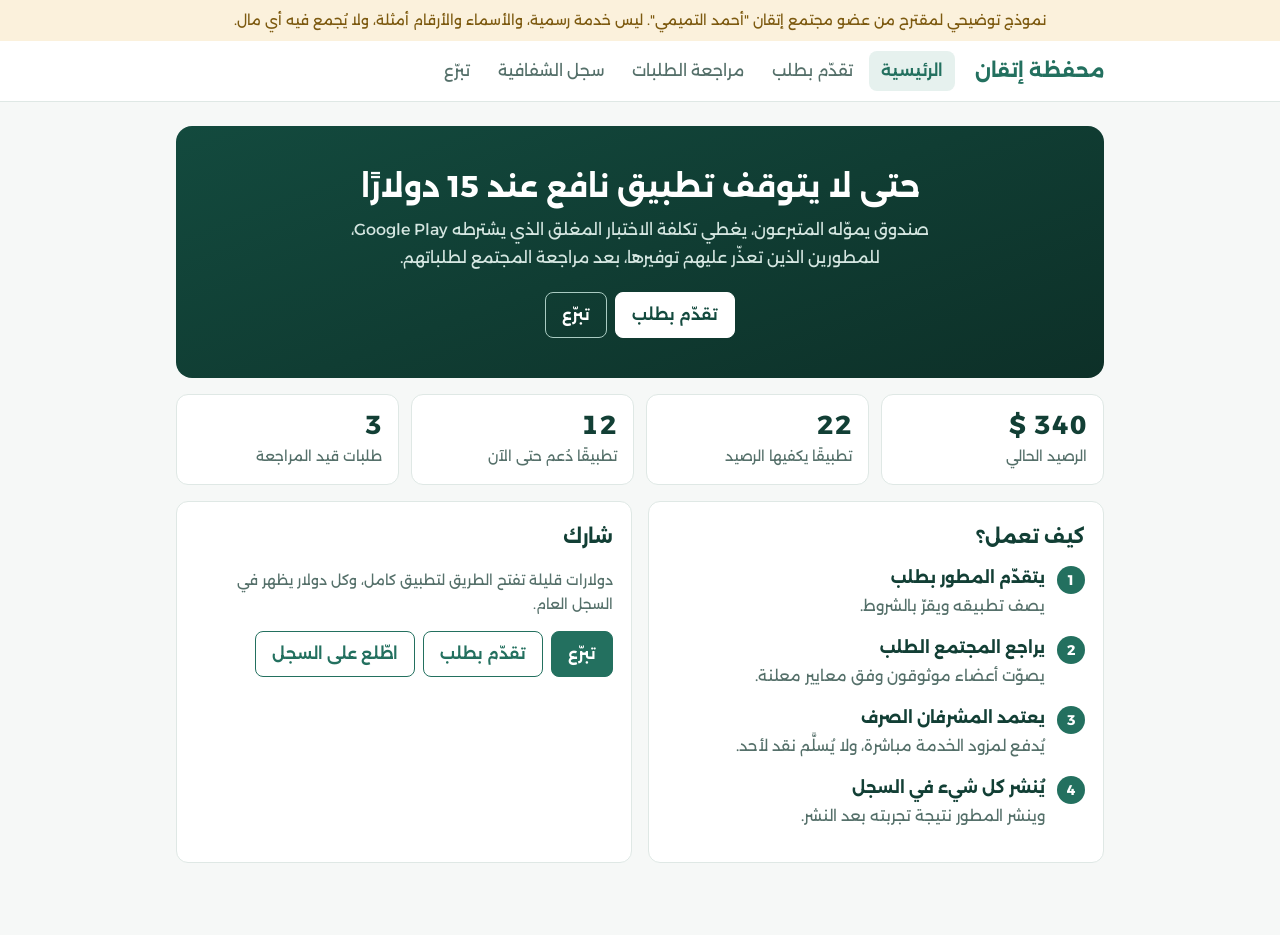
<file: index.html>
<!doctype html>
<html lang="ar" dir="rtl">
<head>
<meta charset="utf-8">
<meta name="viewport" content="width=device-width, initial-scale=1">
<title>محفظة إتقان: نموذج توضيحي</title>
<link href="https://fonts.googleapis.com/css2?family=Alexandria:wght@400;500;600;700&display=swap" rel="stylesheet">
<style>
:root{
  --bg:#f6f8f7; --card:#ffffff; --ink:#123f35; --muted:#55706a; --line:#dfe8e5;
  --brand:#23705f; --brand-ink:#ffffff; --soft:#e6f1ee; --warn-bg:#fbf1dc; --warn:#7d5a10;
  --bad-bg:#f9e6e3; --bad:#9a3324; --track:#e3ebe8; --deep:#134a3e; --deep2:#0d3028;
}
@media (prefers-color-scheme:dark){:root:not([data-theme="light"]){
  --bg:#121816; --card:#1b2421; --ink:#e8efec; --muted:#9dada7; --line:#2e3a36;
  --brand:#4fbf9f; --brand-ink:#08201a; --soft:#1f3630; --warn-bg:#3a2f14; --warn:#eccb7c;
  --bad-bg:#3d211c; --bad:#f0a598; --track:#2a3531; --deep:#134a3e; --deep2:#0d3028;
}}
:root[data-theme="dark"]{
  --bg:#121816; --card:#1b2421; --ink:#e8efec; --muted:#9dada7; --line:#2e3a36;
  --brand:#4fbf9f; --brand-ink:#08201a; --soft:#1f3630; --warn-bg:#3a2f14; --warn:#eccb7c;
  --bad-bg:#3d211c; --bad:#f0a598; --track:#2a3531; --deep:#134a3e; --deep2:#0d3028;
}
*{box-sizing:border-box}
body{margin:0;background:var(--bg);color:var(--ink);font:400 16px/1.75 "Alexandria","IBM Plex Sans Arabic",Tahoma,sans-serif}
.hero{background:linear-gradient(160deg,var(--deep),var(--deep2));color:#fff;border-radius:16px;padding:40px 24px;text-align:center;margin-bottom:16px}
.hero h1{font-size:30px;color:#fff}
.hero p{color:#d5e6e1;margin:8px auto 20px;max-width:58ch}
.hero .btn{background:#fff;color:#134a3e;border-color:#fff}
.hero .btn.alt{background:none;color:#fff;border-color:#a9cbc2}
.hero .row{justify-content:center}
button,input,select,textarea{font:inherit;color:inherit}
.notice{background:var(--warn-bg);color:var(--warn);text-align:center;padding:8px 16px;font-size:14px}
header{background:var(--card);border-bottom:1px solid var(--line);position:sticky;top:0;z-index:5}
.bar{max-width:960px;margin:auto;padding:10px 16px;display:flex;align-items:center;gap:6px 20px;flex-wrap:wrap}
.logo{font-weight:700;font-size:19px;color:var(--brand)}
nav{display:flex;gap:4px;overflow-x:auto;max-width:100%}
nav button{background:none;border:0;padding:6px 12px;border-radius:8px;cursor:pointer;color:var(--muted);white-space:nowrap}
nav button[aria-current="page"]{background:var(--soft);color:var(--brand);font-weight:600}
main{max-width:960px;margin:auto;padding:24px 16px 56px}
h1{font-size:26px;line-height:1.4;margin:0 0 6px}
h2{font-size:19px;margin:0 0 10px}
.lead{color:var(--muted);margin:0 0 22px;max-width:62ch}
.card{background:var(--card);border:1px solid var(--line);border-radius:12px;padding:18px;margin-bottom:16px}
.stats{display:grid;grid-template-columns:repeat(auto-fit,minmax(150px,1fr));gap:12px;margin-bottom:16px}
.stat{background:var(--card);border:1px solid var(--line);border-radius:12px;padding:14px 16px}
.stat b{display:block;font-size:26px;line-height:1.3;font-variant-numeric:tabular-nums}
.stat span{color:var(--muted);font-size:14px}
.two{display:grid;grid-template-columns:1fr 1fr;gap:16px}
@media (max-width:700px){.two{grid-template-columns:1fr}}
.btn{background:var(--brand);color:var(--brand-ink);border:1px solid var(--brand);border-radius:8px;padding:8px 16px;cursor:pointer;font-weight:600}
.btn.alt{background:none;color:var(--brand)}
.btn.no{background:none;color:var(--bad);border-color:var(--bad)}
.btn:disabled{opacity:.5;cursor:not-allowed}
.row{display:flex;gap:8px;flex-wrap:wrap;align-items:center}
ol.steps{list-style:none;margin:0;padding:0;counter-reset:s}
ol.steps li{counter-increment:s;position:relative;padding:0 40px 14px 0}
ol.steps li::before{content:counter(s);position:absolute;right:0;top:2px;width:28px;height:28px;border-radius:50%;background:var(--brand);color:var(--brand-ink);font-weight:700;text-align:center;line-height:28px;font-size:14px}
ol.steps b{display:block}
ol.steps span{color:var(--muted);font-size:15px}
label{display:block;font-weight:500;margin-bottom:14px}
label small{display:block;font-weight:400;color:var(--muted)}
input[type=text],input[type=url],input[type=number],textarea,select{display:block;width:100%;margin-top:4px;padding:8px 10px;background:var(--bg);border:1px solid var(--line);border-radius:8px}
input:focus-visible,textarea:focus-visible,select:focus-visible,button:focus-visible{outline:2px solid var(--brand);outline-offset:1px}
label.check{display:flex;gap:8px;align-items:flex-start;font-weight:400;margin-bottom:8px}
label.check input{margin-top:7px;flex:none}
.tag{display:inline-block;font-size:13px;padding:1px 10px;border-radius:99px;background:var(--soft);color:var(--brand);font-weight:500}
.tag.wait{background:var(--warn-bg);color:var(--warn)}
.tag.no{background:var(--bad-bg);color:var(--bad)}
.head{display:flex;justify-content:space-between;gap:10px;align-items:flex-start;flex-wrap:wrap}
.meta{color:var(--muted);font-size:14px}
.meter{height:8px;background:var(--track);border-radius:99px;overflow:hidden;margin:6px 0 4px}
.meter i{display:block;height:100%;background:var(--brand)}
.crit{list-style:none;padding:0;margin:10px 0;display:grid;grid-template-columns:1fr 1fr;gap:2px 16px;font-size:15px}
@media (max-width:700px){.crit{grid-template-columns:1fr}}
.crit li::before{content:"✓ ";color:var(--brand);font-weight:700}
.crit li.off::before{content:"✕ ";color:var(--bad)}
.tablewrap{overflow-x:auto}
table{border-collapse:collapse;width:100%;font-size:15px}
th,td{text-align:right;padding:9px 8px;border-bottom:1px solid var(--line);white-space:nowrap}
td.wrap{white-space:normal;min-width:190px}
th{color:var(--muted);font-weight:500}
.num{font-variant-numeric:tabular-nums;direction:ltr;text-align:left}
.plus{color:var(--brand);font-weight:600}
.amounts{display:flex;gap:8px;flex-wrap:wrap;margin-bottom:14px}
.amounts button{flex:1;min-width:70px;padding:10px;border:1px solid var(--line);background:var(--bg);border-radius:8px;cursor:pointer;font-weight:600}
.amounts button[aria-pressed="true"]{background:var(--soft);border-color:var(--brand);color:var(--brand)}
.toast{position:fixed;bottom:18px;inset-inline:16px;margin:auto;max-width:440px;background:var(--ink);color:var(--bg);padding:10px 16px;border-radius:10px;text-align:center;z-index:9}
[hidden]{display:none!important}
</style>
</head>
<body>
<div class="notice">نموذج توضيحي لمقترح من عضو مجتمع إتقان "أحمد التميمي". ليس خدمة رسمية، والأسماء والأرقام أمثلة، ولا يُجمع فيه أي مال.</div>
<header><div class="bar">
  <div class="logo">محفظة إتقان</div>
  <nav id="nav" aria-label="الأقسام"></nav>
</div></header>
<main id="app"></main>
<div class="toast" id="toast" role="status" hidden></div>

<script>
const PRICE = 15;
const VOTES_NEEDED = 3;
const CRITERIA = [
  'التطبيق جاهز ومرفوع على مسار الاختبار المغلق',
  'أول تطبيق للمطور أو بلا مصدر دخل منه',
  'مجاني للمستخدمين وبلا إعلانات مزعجة',
  'محتواه نافع ولا يخالف الضوابط الشرعية',
  'له سياسة خصوصية منشورة ووصف واضح',
  'تعذّر توفير 12 مختبِرًا بالطرق المجانية'
];
const state = {
  page: 'home', amount: 25,
  balance: 340, donated: 520, funded: 12,
  requests: [
    {id:1,name:'رفيق الأذكار',dev:'مطور (مثال 1)',desc:'أذكار الصباح والمساء بتنبيهات هادئة، يعمل دون إنترنت.',reason:'أعمل وحدي ولا أعرف 12 شخصًا لديهم هواتف أندرويد.',crit:[1,1,1,1,1,1],votes:2,status:'review',voted:false},
    {id:2,name:'حلقتي',dev:'مطورة (مثال 2)',desc:'متابعة حفظ طالبات الحلقة وتسجيل المراجعة اليومية.',reason:'طالبة جامعية، ورسوم الحساب استنفدت ما ادخرته.',crit:[1,1,1,1,1,1],votes:1,status:'review',voted:false},
    {id:3,name:'زكاتي',dev:'مطور (مثال 3)',desc:'حاسبة زكاة المال والذهب بأسعار يومية.',reason:'أحتاج دعمًا للاختبار.',crit:[0,1,1,1,0,1],votes:0,status:'review',voted:false}
  ],
  ledger: [
    {date:'28 أكتوبر',what:'تبرع من فاعل خير',amt:100},
    {date:'25 أكتوبر',what:'خدمة اختبار: «مواقيتي»، دُفعت مباشرة لمزود الخدمة',amt:-15},
    {date:'21 أكتوبر',what:'خدمة اختبار: «قبلة السفر»، دُفعت مباشرة لمزود الخدمة',amt:-15},
    {date:'18 أكتوبر',what:'تبرع من فاعل خير',amt:50}
  ]
};
const PAGES = [['home','الرئيسية'],['apply','تقدّم بطلب'],['review','مراجعة الطلبات'],['ledger','سجل الشفافية'],['donate','تبرّع']];
const ar = n => Number(n).toLocaleString('en-US');
const esc = s => String(s).replace(/[&<>"]/g, c => ({'&':'&amp;','<':'&lt;','>':'&gt;','"':'&quot;'}[c]));
const app = document.getElementById('app');

function go(p){ state.page = p; render(); window.scrollTo(0,0); }
function toast(msg){
  const t = document.getElementById('toast');
  t.textContent = msg; t.hidden = false;
  clearTimeout(toast.t); toast.t = setTimeout(() => t.hidden = true, 3000);
}

const views = {
  home(){
    const open = state.requests.filter(r => r.status === 'review').length;
    return `<section class="hero"><h1>حتى لا يتوقف تطبيق نافع عند 15 دولارًا</h1>
    <p>صندوق يموّله المتبرعون، يغطي تكلفة الاختبار المغلق الذي يشترطه Google Play، للمطورين الذين تعذّر عليهم توفيرها، بعد مراجعة المجتمع لطلباتهم.</p>
    <div class="row"><button class="btn" data-go="apply">تقدّم بطلب</button><button class="btn alt" data-go="donate">تبرّع</button></div></section>
    <div class="stats">
      <div class="stat"><b>${ar(state.balance)} $</b><span>الرصيد الحالي</span></div>
      <div class="stat"><b>${ar(Math.floor(state.balance/PRICE))}</b><span>تطبيقًا يكفيها الرصيد</span></div>
      <div class="stat"><b>${ar(state.funded)}</b><span>تطبيقًا دُعم حتى الآن</span></div>
      <div class="stat"><b>${ar(open)}</b><span>طلبات قيد المراجعة</span></div>
    </div>
    <div class="two">
      <div class="card"><h2>كيف تعمل؟</h2><ol class="steps">
        <li><b>يتقدّم المطور بطلب</b><span>يصف تطبيقه ويقرّ بالشروط.</span></li>
        <li><b>يراجع المجتمع الطلب</b><span>يصوّت أعضاء موثوقون وفق معايير معلنة.</span></li>
        <li><b>يعتمد المشرفان الصرف</b><span>يُدفع لمزود الخدمة مباشرة، ولا يُسلَّم نقد لأحد.</span></li>
        <li><b>يُنشر كل شيء في السجل</b><span>وينشر المطور نتيجة تجربته بعد النشر.</span></li>
      </ol></div>
      <div class="card"><h2>شارك</h2>
        <p class="meta">دولارات قليلة تفتح الطريق لتطبيق كامل، وكل دولار يظهر في السجل العام.</p>
        <div class="row">
          <button class="btn" data-go="donate">تبرّع</button>
          <button class="btn alt" data-go="apply">تقدّم بطلب</button>
          <button class="btn alt" data-go="ledger">اطّلع على السجل</button>
        </div>
      </div>
    </div>`;
  },
  apply(){
    return `<h1>طلب دعم للاختبار المغلق</h1>
    <p class="lead">يُعرض طلبك على المراجعين الموثوقين خلال أسبوع. لا يُطلب منك رفع هوية أو أي بيانات بنكية هنا.</p>
    <form class="card" id="applyForm">
      <label>اسم التطبيق<input type="text" name="name" required></label>
      <label>ماذا يفعل التطبيق؟<textarea name="desc" rows="2" required></textarea></label>
      <label>رابط الانضمام إلى الاختبار المغلق<small>يتيح للمراجعين تجربة التطبيق بأنفسهم.</small><input type="url" name="link" dir="ltr" placeholder="https://play.google.com/apps/testing/..."></label>
      <label>رابط سياسة الخصوصية<input type="url" name="privacy" dir="ltr" placeholder="https://"></label>
      <label>لماذا تحتاج إلى الدعم؟<small>جملتان تكفيان، ولا يلزم ذكر تفاصيل مالية شخصية.</small><textarea name="reason" rows="2" required></textarea></label>
      <h2>أُقرّ بما يلي</h2>
      ${CRITERIA.map((c,i) => `<label class="check"><input type="checkbox" name="c${i}"> ${c}</label>`).join('')}
      <label class="check"><input type="checkbox" required> <span>سأنشر نتيجة تجربتي بعد انتهاء الاختبار، وأعلم أن الدعم مرة واحدة لكل تطبيق.</span></label>
      <div class="row" style="margin-top:14px"><button class="btn">إرسال الطلب</button><span class="meta">الدعم المطلوب: ${ar(PRICE)} دولارًا</span></div>
    </form>`;
  },
  review(){
    return `<h1>مراجعة الطلبات</h1>
    <p class="lead">يلزم ${ar(VOTES_NEEDED)} موافقات من المراجعين، ولا يصوّت أحد على طلب له صلة به. اضغط «أوافق» لترى ما يحدث عند اكتمال العدد.</p>
    ${state.requests.map(r => {
      const tag = r.status === 'funded' ? '<span class="tag">تمت الموافقة والصرف</span>'
                : r.status === 'rejected' ? '<span class="tag no">أُعيد للاستكمال</span>'
                : '<span class="tag wait">قيد المراجعة</span>';
      return `<article class="card">
        <div class="head"><div><h2 style="margin:0">${esc(r.name)}</h2><div class="meta">${esc(r.dev)}</div></div>${tag}</div>
        <p style="margin:10px 0 4px">${esc(r.desc)}</p>
        <p class="meta" style="margin:0">سبب الطلب: ${esc(r.reason)}</p>
        <ul class="crit">${CRITERIA.map((c,i) => `<li class="${r.crit[i]?'':'off'}">${c}</li>`).join('')}</ul>
        <div class="meter" role="img" aria-label="الموافقات"><i style="width:${Math.min(r.votes/VOTES_NEEDED,1)*100}%"></i></div>
        <div class="meta">${ar(r.votes)} من ${ar(VOTES_NEEDED)} موافقات</div>
        ${r.status === 'review' ? `<div class="row" style="margin-top:10px">
          <button class="btn" data-vote="${r.id}" ${r.voted?'disabled':''}>${r.voted?'تم تسجيل صوتك':'أوافق'}</button>
          <button class="btn no" data-reject="${r.id}">يحتاج استكمالًا</button></div>` : ''}
      </article>`;
    }).join('')}`;
  },
  ledger(){
    const inn = state.ledger.filter(l => l.amt > 0).reduce((a,l) => a + l.amt, 0);
    const out = state.ledger.filter(l => l.amt < 0).reduce((a,l) => a - l.amt, 0);
    return `<h1>سجل الشفافية</h1>
    <p class="lead">كل حركة تدخل الصندوق أو تخرج منه تظهر هنا، دون كشف هوية المتبرعين. وتُنشر مراجعة ربع سنوية يوقّعها عضوان من خارج فريق الصرف.</p>
    <div class="stats">
      <div class="stat"><b>${ar(state.balance)} $</b><span>الرصيد الحالي</span></div>
      <div class="stat"><b>${ar(inn)} $</b><span>وارد هذا الشهر</span></div>
      <div class="stat"><b>${ar(out)} $</b><span>منصرف هذا الشهر</span></div>
    </div>
    <div class="card tablewrap"><table>
      <thead><tr><th>التاريخ</th><th>البيان</th><th>المبلغ</th></tr></thead>
      <tbody>${state.ledger.map(l => `<tr><td>${l.date}</td><td class="wrap">${esc(l.what)}</td><td class="num ${l.amt>0?'plus':''}">${l.amt>0?'+':'−'}${ar(Math.abs(l.amt))} $</td></tr>`).join('')}</tbody>
    </table></div>`;
  },
  donate(){
    const apps = Math.floor(state.amount/PRICE);
    return `<h1>تبرّع لدعم مطور ناشئ</h1>
    <p class="lead">هذه صدقة عامة لدعم المشاريع النافعة، ولا تُحتسب من الزكاة ما لم يرد بذلك رأي شرعي معتمد.</p>
    <div class="card" style="max-width:480px">
      <div class="amounts">${[15,25,50,100].map(a => `<button data-amt="${a}" aria-pressed="${a===state.amount}">${ar(a)} $</button>`).join('')}</div>
      <p class="meta">${apps>0?`يكفي مبلغك لتغطية اختبار ${apps===1?'تطبيق واحد':ar(apps)+' تطبيقات'}.`:''}</p>
      <button class="btn" id="donateBtn" style="width:100%">تجربة التبرع (لن يُخصم أي مال)</button>
      <p class="meta" style="margin:10px 0 0">في النسخة الفعلية ينتقل المتبرع إلى بوابة دفع خارجية تختارها إدارة المجتمع. لا توجد هنا أي خانة لبيانات البطاقة.</p>
    </div>`;
  }
};

function render(){
  document.getElementById('nav').innerHTML = PAGES.map(([k,l]) =>
    `<button data-go="${k}" ${state.page===k?'aria-current="page"':''}>${l}</button>`).join('');
  app.innerHTML = views[state.page]();
}

document.addEventListener('click', e => {
  const b = e.target.closest('button'); if (!b) return;
  if (b.dataset.go) go(b.dataset.go);
  if (b.dataset.amt) { state.amount = +b.dataset.amt; render(); }
  if (b.dataset.vote) {
    const r = state.requests.find(x => x.id == b.dataset.vote);
    r.votes++; r.voted = true;
    if (r.votes >= VOTES_NEEDED) {
      r.status = 'funded'; state.balance -= PRICE; state.funded++;
      state.ledger.unshift({date:'اليوم',what:`خدمة اختبار: «${r.name}»، دُفعت مباشرة لمزود الخدمة`,amt:-PRICE});
      toast('اكتملت الموافقات، وسُجّل الصرف في سجل الشفافية');
    } else toast('سُجّل صوتك');
    render();
  }
  if (b.dataset.reject) {
    state.requests.find(x => x.id == b.dataset.reject).status = 'rejected';
    toast('أُعيد الطلب إلى المطور مع الملاحظات'); render();
  }
  if (b.id === 'donateBtn') {
    state.balance += state.amount; state.donated += state.amount;
    state.ledger.unshift({date:'اليوم',what:'تبرع من فاعل خير',amt:state.amount});
    toast('تجربة فقط: أُضيف المبلغ للسجل، ولم يُخصم أي مال'); go('ledger');
  }
});
document.addEventListener('submit', e => {
  if (e.target.id !== 'applyForm') return;
  e.preventDefault();
  const f = new FormData(e.target);
  state.requests.unshift({id:Date.now(),name:f.get('name'),dev:'طلب جديد',desc:f.get('desc'),reason:f.get('reason'),
    crit:CRITERIA.map((_,i) => f.get('c'+i) ? 1 : 0),votes:0,status:'review',voted:false});
  toast('وصل طلبك إلى قائمة المراجعة'); go('review');
});
render();
</script>
</body>
</html>
</file>
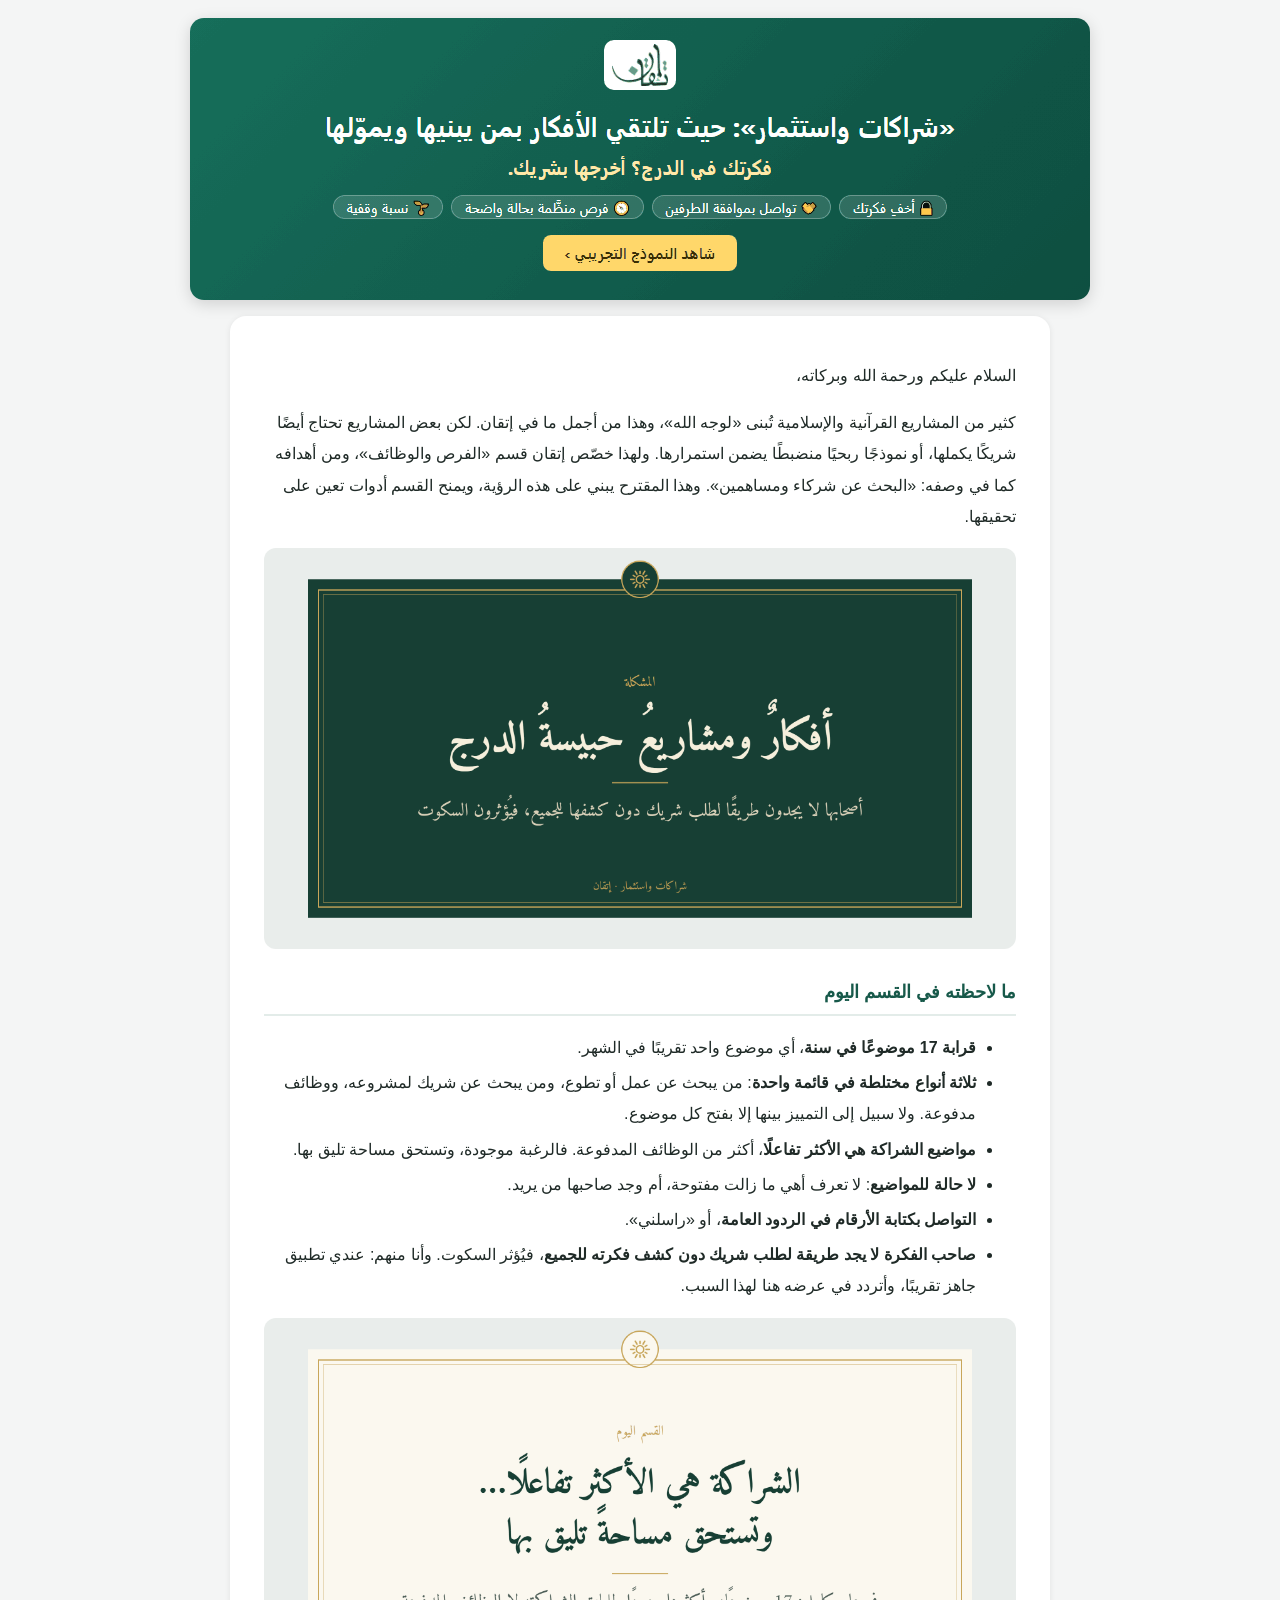
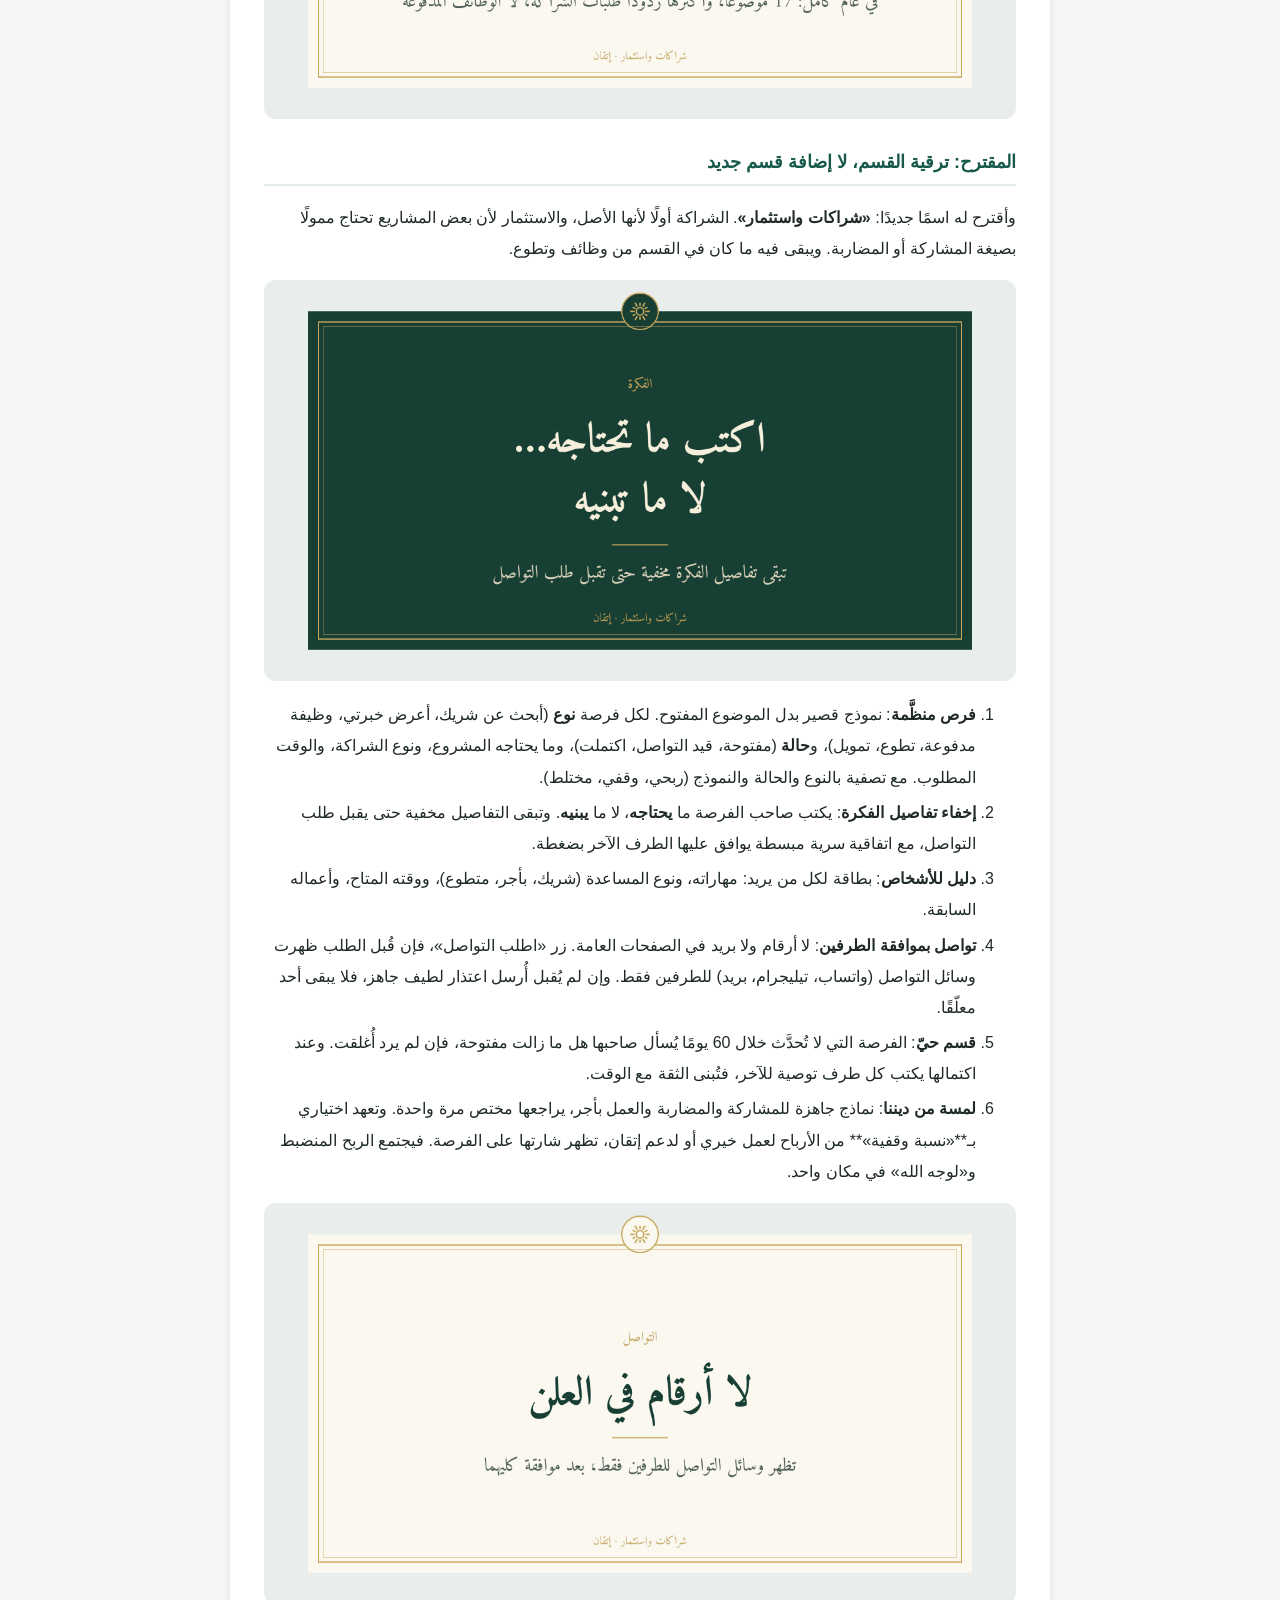
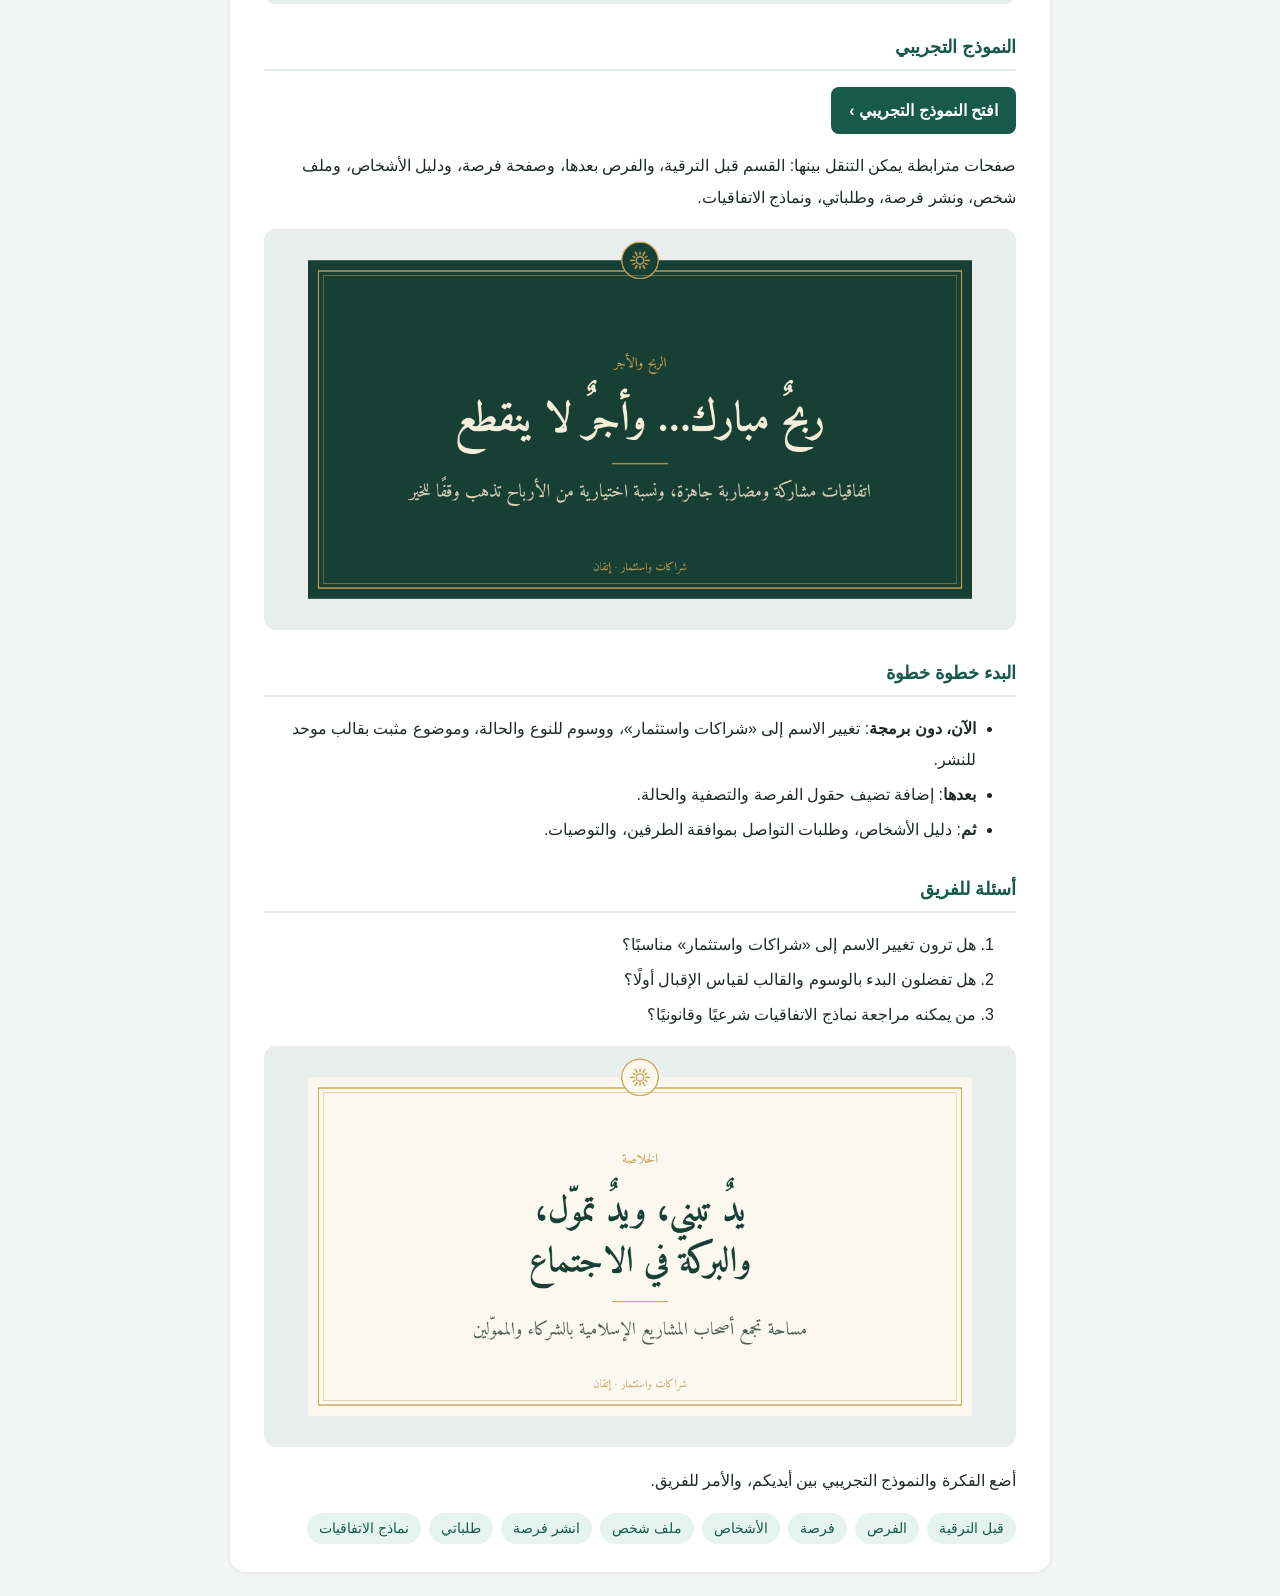
<file: shuraka/proposal.html>
<!doctype html>
<html lang="ar" dir="rtl">
<head>
<meta charset="utf-8">
<meta name="viewport" content="width=device-width, initial-scale=1">
<title>شراكات واستثمار: مقترح</title>
<style>
:root { --ink:#1f2a27; --soft:#6b7470; --green:#17594a; --bg:#f4f5f5; }
* { box-sizing:border-box; }
body { margin:0; background:var(--bg); color:var(--ink); font:16px/1.95 "Segoe UI",Tahoma,"Noto Naskh Arabic",sans-serif; }
.gifbanner { display:block; max-width:900px; margin:18px auto 0; }
.gifbanner img { display:block; width:100%; height:auto; border-radius:14px; box-shadow:0 4px 16px rgba(0,0,0,.15); }
.banner { background:linear-gradient(135deg,#17705c,#0e4f41); color:#fff; text-align:center; padding:34px 16px 26px; }
.banner .logo { height:46px; background:#fff; border-radius:10px; padding:4px 8px; }
.banner h1 { margin:14px auto 6px; max-width:820px; font-size:27px; line-height:1.6; }
.banner .slogan { display:inline-block; font-size:19px; font-weight:700; color:#ffe9a8; min-height:1.9em; transition:opacity .45s, transform .45s; }
.banner .slogan.out { opacity:0; transform:translateY(-6px); }
.chips { display:flex; flex-wrap:wrap; justify-content:center; gap:8px; max-width:860px; margin:12px auto 0; }
.chips span { background:rgba(255,255,255,.14); border:1px solid rgba(255,255,255,.25); border-radius:20px; padding:2px 12px; font-size:13.5px; }
.banner .cta { display:inline-block; margin-top:16px; background:#ffd76a; color:#3d2e00; font-weight:700; padding:8px 20px; border-radius:8px; text-decoration:none; }
article { max-width:820px; margin:16px auto 24px; position:relative; background:#fff; border-radius:16px; box-shadow:0 1px 6px rgba(0,0,0,.08); padding:28px 34px; }
h3 { color:var(--green); font-size:18px; margin:26px 0 8px; border-bottom:2px solid #e3ece9; padding-bottom:4px; }
li { margin:4px 0; }
article img { display:block; width:100%; height:auto; margin:10px 0 18px; border-radius:12px; }
a { color:var(--green); font-weight:700; }
p > a[href="before.html"] { display:inline-block; background:var(--green); color:#fff; padding:8px 18px; border-radius:8px; text-decoration:none; }
.pages { display:flex; flex-wrap:wrap; gap:8px; margin-top:8px; }
.pages a { font-weight:400; font-size:14px; background:#e6f4ef; color:var(--green); border-radius:20px; padding:2px 12px; text-decoration:none; }
@media (max-width:600px) { article { margin:0; border-radius:0; padding:20px 16px; } .banner h1 { font-size:22px; } }
</style>
</head>
<body>
<a class="gifbanner" href="before.html" title="افتح النموذج التجريبي"><img src="gif/shuraka_banner.gif" alt="شراكات واستثمار: حيث تلتقي الأفكار بمن يبنيها ويموّلها"></a>
<article>
<p>السلام عليكم ورحمة الله وبركاته،</p>
<p>كثير من المشاريع القرآنية والإسلامية تُبنى «لوجه الله»، وهذا من أجمل ما في إتقان. لكن بعض المشاريع تحتاج أيضًا شريكًا يكملها، أو نموذجًا ربحيًا منضبطًا يضمن استمرارها. ولهذا خصّص إتقان قسم «الفرص والوظائف»، ومن أهدافه كما في وصفه: «البحث عن شركاء ومساهمين». وهذا المقترح يبني على هذه الرؤية، ويمنح القسم أدوات تعين على تحقيقها.</p>
<p><img src="cards/card_1.png" alt="أفكار ومشاريع حبيسة الدرج" /></p>
<h3>ما لاحظته في القسم اليوم</h3>
<ul>
<li><strong>قرابة 17 موضوعًا في سنة</strong>، أي موضوع واحد تقريبًا في الشهر.</li>
<li><strong>ثلاثة أنواع مختلطة في قائمة واحدة</strong>: من يبحث عن عمل أو تطوع، ومن يبحث عن شريك لمشروعه، ووظائف مدفوعة. ولا سبيل إلى التمييز بينها إلا بفتح كل موضوع.</li>
<li><strong>مواضيع الشراكة هي الأكثر تفاعلًا</strong>، أكثر من الوظائف المدفوعة. فالرغبة موجودة، وتستحق مساحة تليق بها.</li>
<li><strong>لا حالة للمواضيع</strong>: لا تعرف أهي ما زالت مفتوحة، أم وجد صاحبها من يريد.</li>
<li><strong>التواصل بكتابة الأرقام في الردود العامة</strong>، أو «راسلني».</li>
<li><strong>صاحب الفكرة لا يجد طريقة لطلب شريك دون كشف فكرته للجميع</strong>، فيُؤثر السكوت. وأنا منهم: عندي تطبيق جاهز تقريبًا، وأتردد في عرضه هنا لهذا السبب.</li>
</ul>
<p><img src="cards/card_2.png" alt="الشراكة هي الأكثر تفاعلًا، وتستحق مساحة تليق بها" /></p>
<h3>المقترح: ترقية القسم، لا إضافة قسم جديد</h3>
<p>وأقترح له اسمًا جديدًا: <strong>«شراكات واستثمار»</strong>. الشراكة أولًا لأنها الأصل، والاستثمار لأن بعض المشاريع تحتاج ممولًا بصيغة المشاركة أو المضاربة. ويبقى فيه ما كان في القسم من وظائف وتطوع.</p>
<p><img src="cards/card_3.png" alt="اكتب ما تحتاجه لا ما تبنيه" /></p>
<ol>
<li><strong>فرص منظَّمة</strong>: نموذج قصير بدل الموضوع المفتوح. لكل فرصة <strong>نوع</strong> (أبحث عن شريك، أعرض خبرتي، وظيفة مدفوعة، تطوع، تمويل)، و<strong>حالة</strong> (مفتوحة، قيد التواصل، اكتملت)، وما يحتاجه المشروع، ونوع الشراكة، والوقت المطلوب. مع تصفية بالنوع والحالة والنموذج (ربحي، وقفي، مختلط).</li>
<li><strong>إخفاء تفاصيل الفكرة</strong>: يكتب صاحب الفرصة ما <strong>يحتاجه</strong>، لا ما <strong>يبنيه</strong>. وتبقى التفاصيل مخفية حتى يقبل طلب التواصل، مع اتفاقية سرية مبسطة يوافق عليها الطرف الآخر بضغطة.</li>
<li><strong>دليل للأشخاص</strong>: بطاقة لكل من يريد: مهاراته، ونوع المساعدة (شريك، بأجر، متطوع)، ووقته المتاح، وأعماله السابقة.</li>
<li><strong>تواصل بموافقة الطرفين</strong>: لا أرقام ولا بريد في الصفحات العامة. زر «اطلب التواصل»، فإن قُبل الطلب ظهرت وسائل التواصل (واتساب، تيليجرام، بريد) للطرفين فقط. وإن لم يُقبل أُرسل اعتذار لطيف جاهز، فلا يبقى أحد معلّقًا.</li>
<li><strong>قسم حيّ</strong>: الفرصة التي لا تُحدَّث خلال 60 يومًا يُسأل صاحبها هل ما زالت مفتوحة، فإن لم يرد أُغلقت. وعند اكتمالها يكتب كل طرف توصية للآخر، فتُبنى الثقة مع الوقت.</li>
<li><strong>لمسة من ديننا</strong>: نماذج جاهزة للمشاركة والمضاربة والعمل بأجر، يراجعها مختص مرة واحدة. وتعهد اختياري بـ**«نسبة وقفية»** من الأرباح لعمل خيري أو لدعم إتقان، تظهر شارتها على الفرصة. فيجتمع الربح المنضبط و«لوجه الله» في مكان واحد.</li>
</ol>
<p><img src="cards/card_4.png" alt="لا أرقام في العلن" /></p>
<h3>النموذج التجريبي</h3>
<p><a href="before.html">افتح النموذج التجريبي ›</a></p>
<p>صفحات مترابطة يمكن التنقل بينها: القسم قبل الترقية، والفرص بعدها، وصفحة فرصة، ودليل الأشخاص، وملف شخص، ونشر فرصة، وطلباتي، ونماذج الاتفاقيات.</p>
<p><img src="cards/card_5.png" alt="ربح مبارك وأجر لا ينقطع" /></p>
<h3>البدء خطوة خطوة</h3>
<ul>
<li><strong>الآن، دون برمجة</strong>: تغيير الاسم إلى «شراكات واستثمار»، ووسوم للنوع والحالة، وموضوع مثبت بقالب موحد للنشر.</li>
<li><strong>بعدها</strong>: إضافة تضيف حقول الفرصة والتصفية والحالة.</li>
<li><strong>ثم</strong>: دليل الأشخاص، وطلبات التواصل بموافقة الطرفين، والتوصيات.</li>
</ul>
<h3>أسئلة للفريق</h3>
<ol>
<li>هل ترون تغيير الاسم إلى «شراكات واستثمار» مناسبًا؟</li>
<li>هل تفضلون البدء بالوسوم والقالب لقياس الإقبال أولًا؟</li>
<li>من يمكنه مراجعة نماذج الاتفاقيات شرعيًا وقانونيًا؟</li>
</ol>
<p><img src="cards/card_6.png" alt="يد تبني ويد تموّل والبركة في الاجتماع" /></p>
<p>أضع الفكرة والنموذج التجريبي بين أيديكم، والأمر للفريق.</p>

<div class="pages">
<a href="before.html">قبل الترقية</a><a href="index.html">الفرص</a><a href="opportunity.html">فرصة</a><a href="people.html">الأشخاص</a><a href="profile.html">ملف شخص</a><a href="new.html">انشر فرصة</a><a href="requests.html">طلباتي</a><a href="templates.html">نماذج الاتفاقيات</a>
</div>
</article>
</body>
</html>
</file>
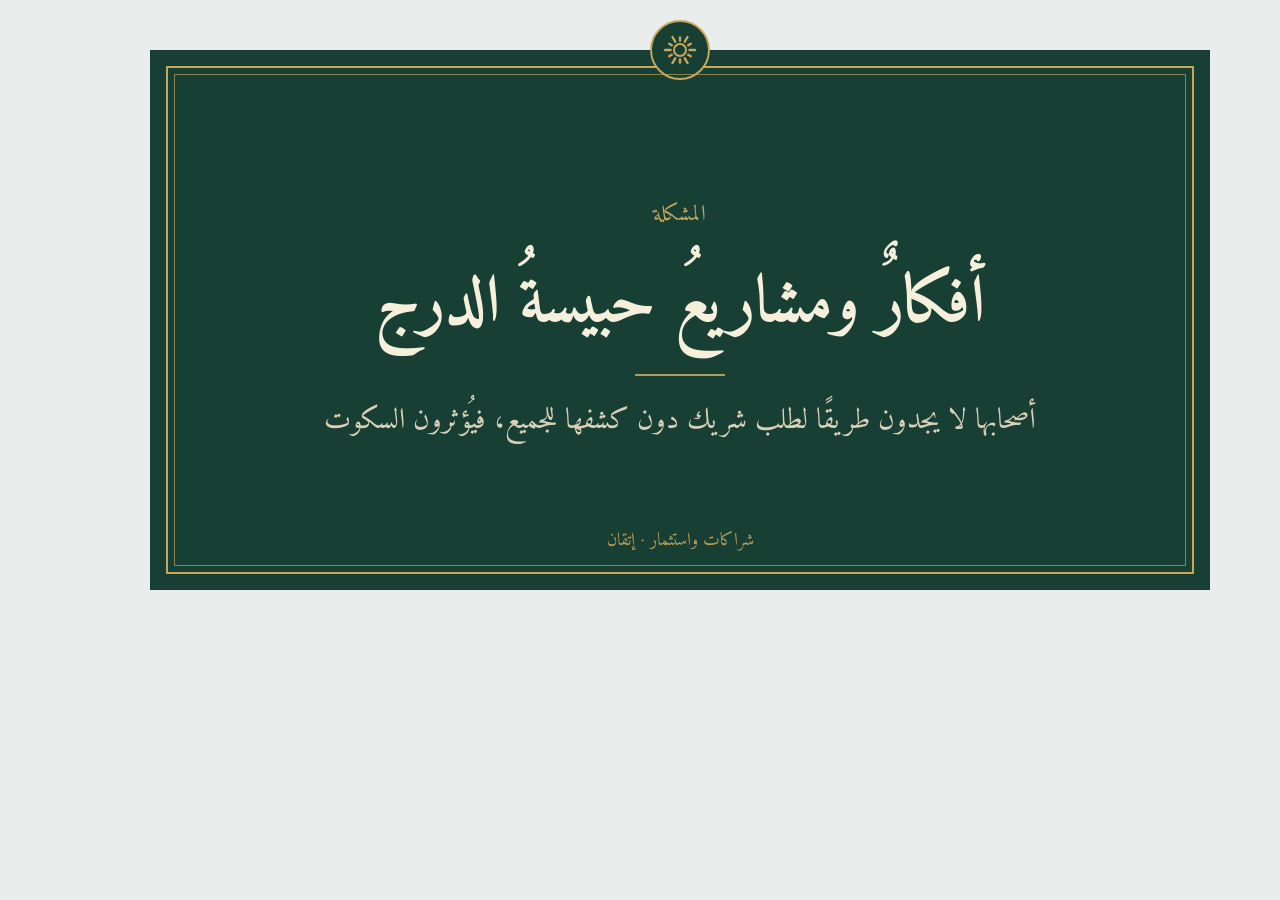
<file: shuraka/cards/card.html>
<!doctype html>
<html lang="ar" dir="rtl">
<head>
<meta charset="utf-8">
<title>بطاقة</title>
<link rel="preconnect" href="https://fonts.googleapis.com">
<link href="https://fonts.googleapis.com/css2?family=Amiri:wght@400;700&display=swap" rel="stylesheet">
<style>
:root { --gold:#c8a65a; --gold2:#b8954a; }
* { box-sizing:border-box; }
html, body { margin:0; width:1200px; height:640px; background:#e9edeb; }
body { display:flex; align-items:center; justify-content:center; font-family:"Amiri","Arabic Typesetting","Traditional Arabic",serif; }
.card { position:relative; width:1060px; height:540px; display:flex; flex-direction:column; align-items:center; justify-content:center; text-align:center; padding:40px 90px; }
.card::before { content:""; position:absolute; inset:16px; border:2px solid var(--gold); pointer-events:none; }
.card::after { content:""; position:absolute; inset:24px; border:1px solid var(--gold); opacity:.65; pointer-events:none; }
.dark { background:#173f34; color:#f6efdc; }
.cream { background:#fbf8ef; color:#173f34; }
.emb { position:absolute; top:-30px; left:50%; transform:translateX(-50%); width:60px; height:60px; border-radius:50%; display:grid; place-items:center; border:2px solid var(--gold); }
.dark .emb { background:#173f34; }
.cream .emb { background:#fbf8ef; }
.label { font-size:22px; color:var(--gold); margin-bottom:24px; letter-spacing:.5px; }
.head { font-size:66px; font-weight:700; line-height:1.45; }
.head.long { font-size:56px; }
.line { width:90px; height:2px; background:var(--gold); margin:20px auto; opacity:.9; }
.sub { font-size:29px; line-height:1.7; max-width:820px; }
.dark .sub { color:#d9d0b8; }
.cream .sub { color:#4d5e57; }
.brand { position:absolute; bottom:34px; font-size:18px; color:var(--gold); opacity:.9; }
</style>
</head>
<body>
<div class="card" id="card">
  <div class="emb">
    <svg width="34" height="34" viewBox="-17 -17 34 34" aria-hidden="true">
      <g fill="none" stroke="#c8a65a" stroke-width="2">
        <circle r="6"/>
      </g>
      <g stroke="#c8a65a" stroke-width="2.4" stroke-linecap="round" id="rays"></g>
    </svg>
  </div>
  <div class="label" id="label"></div>
  <div class="head" id="head"></div>
  <div class="line" id="line"></div>
  <div class="sub" id="sub"></div>
  <div class="brand">شراكات واستثمار · إتقان</div>
</div>
<script>
const CARDS = [
  { t:"dark",  label:"المشكلة", head:"أفكارٌ ومشاريعُ حبيسةُ الدرج", sub:"أصحابها لا يجدون طريقًا لطلب شريك دون كشفها للجميع، فيُؤثرون السكوت" },
  { t:"cream", label:"القسم اليوم", head:"الشراكة هي الأكثر تفاعلًا…<br>وتستحق مساحةً تليق بها", sub:"في عام كامل: 17 موضوعًا، وأكثرها ردودًا طلبات الشراكة، لا الوظائف المدفوعة", long:true },
  { t:"dark",  label:"الفكرة", head:"اكتب ما تحتاجه…<br>لا ما تبنيه", sub:"تبقى تفاصيل الفكرة مخفية حتى تقبل طلب التواصل" },
  { t:"cream", label:"التواصل", head:"لا أرقام في العلن", sub:"تظهر وسائل التواصل للطرفين فقط، بعد موافقة كليهما" },
  { t:"dark",  label:"الربح والأجر", head:"ربحٌ مبارك… وأجرٌ لا ينقطع", sub:"اتفاقيات مشاركة ومضاربة جاهزة، ونسبة اختيارية من الأرباح تذهب وقفًا للخير" },
  { t:"cream", label:"الخلاصة", head:"يدٌ تبني، ويدٌ تموّل،<br>والبركة في الاجتماع", sub:"مساحة تجمع أصحاب المشاريع الإسلامية بالشركاء والمموّلين", long:true },
];
const n = Math.max(1, Math.min(CARDS.length, +(new URLSearchParams(location.search).get("n") || 1))) - 1;
const c = CARDS[n];
document.getElementById("card").classList.add(c.t);
document.getElementById("label").textContent = c.label;
const h = document.getElementById("head"); h.innerHTML = c.head; if (c.long) h.classList.add("long");
document.getElementById("sub").textContent = c.sub;
const rays = document.getElementById("rays");
for (let i = 0; i < 12; i++) {
  const a = i * Math.PI / 6, r1 = 9.5, r2 = (i % 2 ? 12.5 : 15);
  const l = document.createElementNS("http://www.w3.org/2000/svg", "line");
  l.setAttribute("x1", (r1 * Math.cos(a)).toFixed(2)); l.setAttribute("y1", (r1 * Math.sin(a)).toFixed(2));
  l.setAttribute("x2", (r2 * Math.cos(a)).toFixed(2)); l.setAttribute("y2", (r2 * Math.sin(a)).toFixed(2));
  rays.appendChild(l);
}
</script>
</body>
</html>
</file>
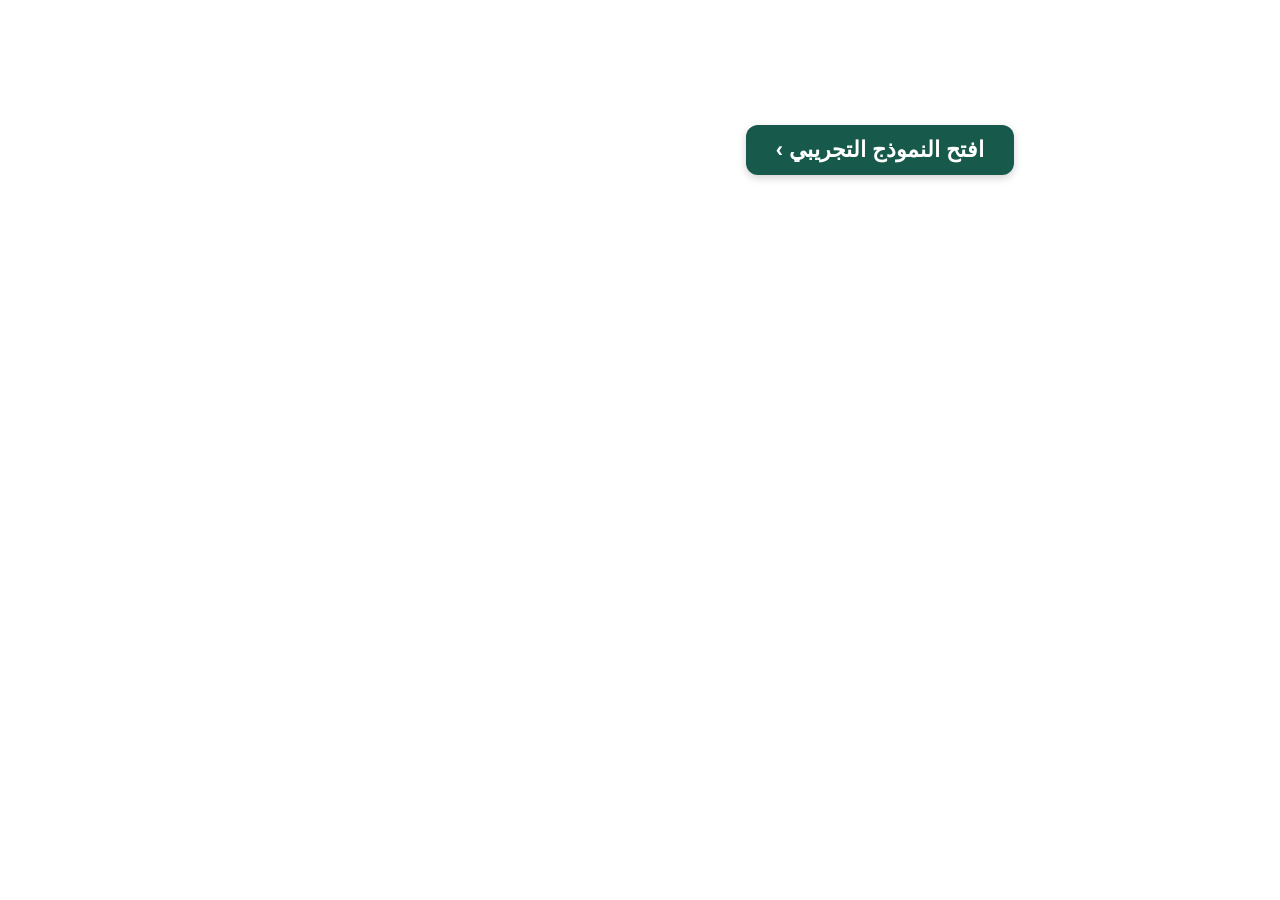
<file: shuraka/gif/button.html>
<!doctype html>
<html lang="ar" dir="rtl">
<head>
<meta charset="utf-8">
<style>
html, body { margin:0; width:800px; height:300px; background:transparent; }
body { display:flex; align-items:center; justify-content:center; font-family:"Segoe UI",Tahoma,sans-serif; }
.b { background:#17594a; color:#fff; font-weight:700; font-size:22px; padding:12px 30px; border-radius:12px; box-shadow:0 3px 8px rgba(0,0,0,.18); white-space:nowrap; }
</style>
</head>
<body><div class="b">افتح النموذج التجريبي ›</div></body>
</html>
</file>
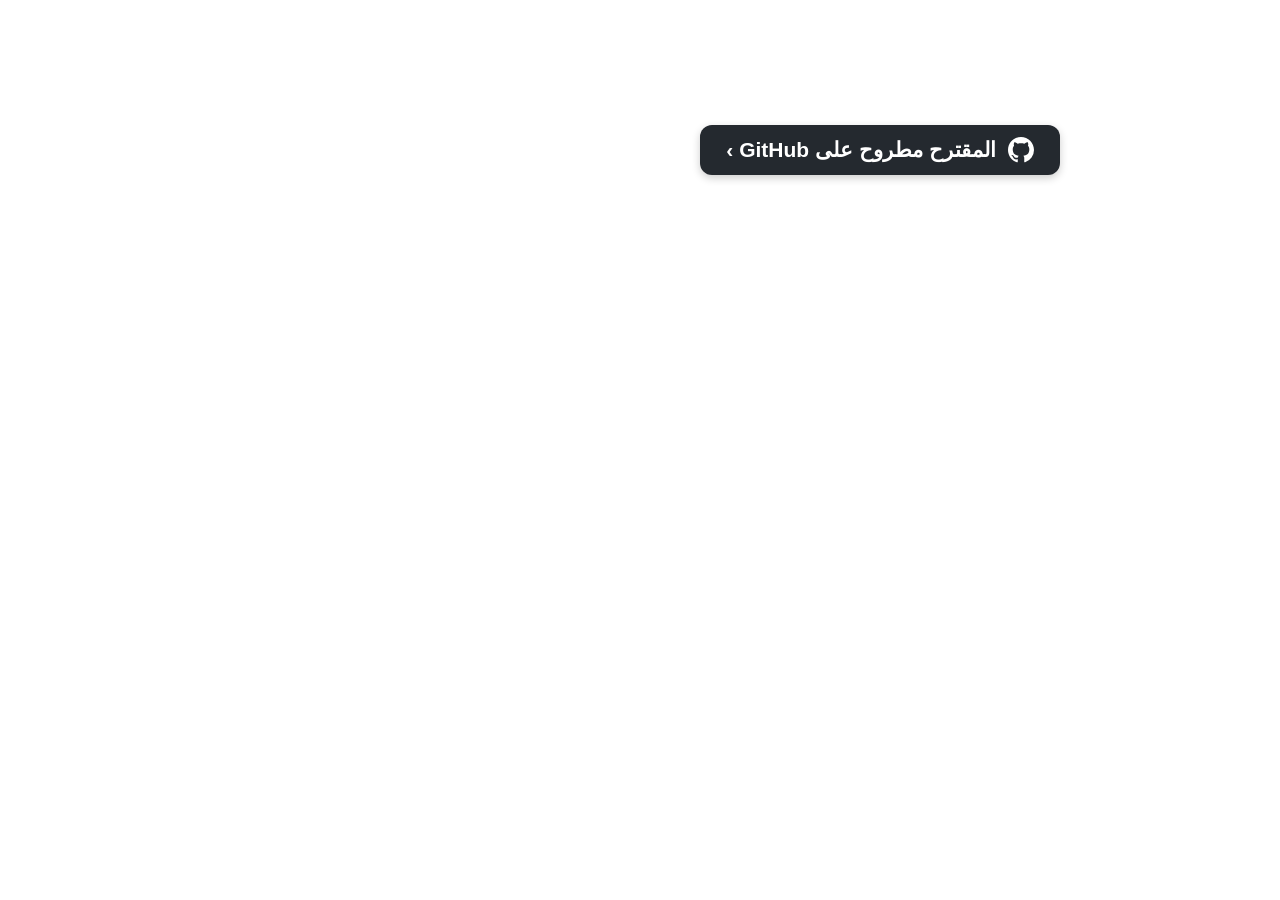
<file: shuraka/gif/github_button.html>
<!doctype html>
<html lang="ar" dir="rtl">
<head>
<meta charset="utf-8">
<style>
html, body { margin:0; width:800px; height:300px; background:transparent; }
body { display:flex; align-items:center; justify-content:center; font-family:"Segoe UI",Tahoma,sans-serif; }
.b { display:flex; align-items:center; gap:12px; background:#24292f; color:#fff; font-weight:700; font-size:21px; padding:12px 26px; border-radius:12px; box-shadow:0 3px 8px rgba(0,0,0,.2); white-space:nowrap; }
.b svg { width:26px; height:26px; fill:#fff; flex:none; }
.b small { font-weight:400; font-size:15px; color:#c9d1d9; }
</style>
</head>
<body>
<div class="b">
  <svg viewBox="0 0 16 16" aria-hidden="true"><path d="M8 0C3.58 0 0 3.58 0 8c0 3.54 2.29 6.53 5.47 7.59.4.07.55-.17.55-.38 0-.19-.01-.82-.01-1.49-2.01.37-2.53-.49-2.69-.94-.09-.23-.48-.94-.82-1.13-.28-.15-.68-.52-.01-.53.63-.01 1.08.58 1.23.82.72 1.21 1.87.87 2.33.66.07-.52.28-.87.51-1.07-1.78-.2-3.64-.89-3.64-3.95 0-.87.31-1.59.82-2.15-.08-.2-.36-1.02.08-2.12 0 0 .67-.21 2.2.82.64-.18 1.32-.27 2-.27.68 0 1.36.09 2 .27 1.53-1.04 2.2-.82 2.2-.82.44 1.1.16 1.92.08 2.12.51.56.82 1.27.82 2.15 0 3.07-1.87 3.75-3.65 3.95.29.25.54.73.54 1.48 0 1.07-.01 1.93-.01 2.2 0 .21.15.46.55.38A8.013 8.013 0 0016 8c0-4.42-3.58-8-8-8z"/></svg>
  <span>المقترح مطروح على GitHub ›</span>
</div>
</body>
</html>
</file>
